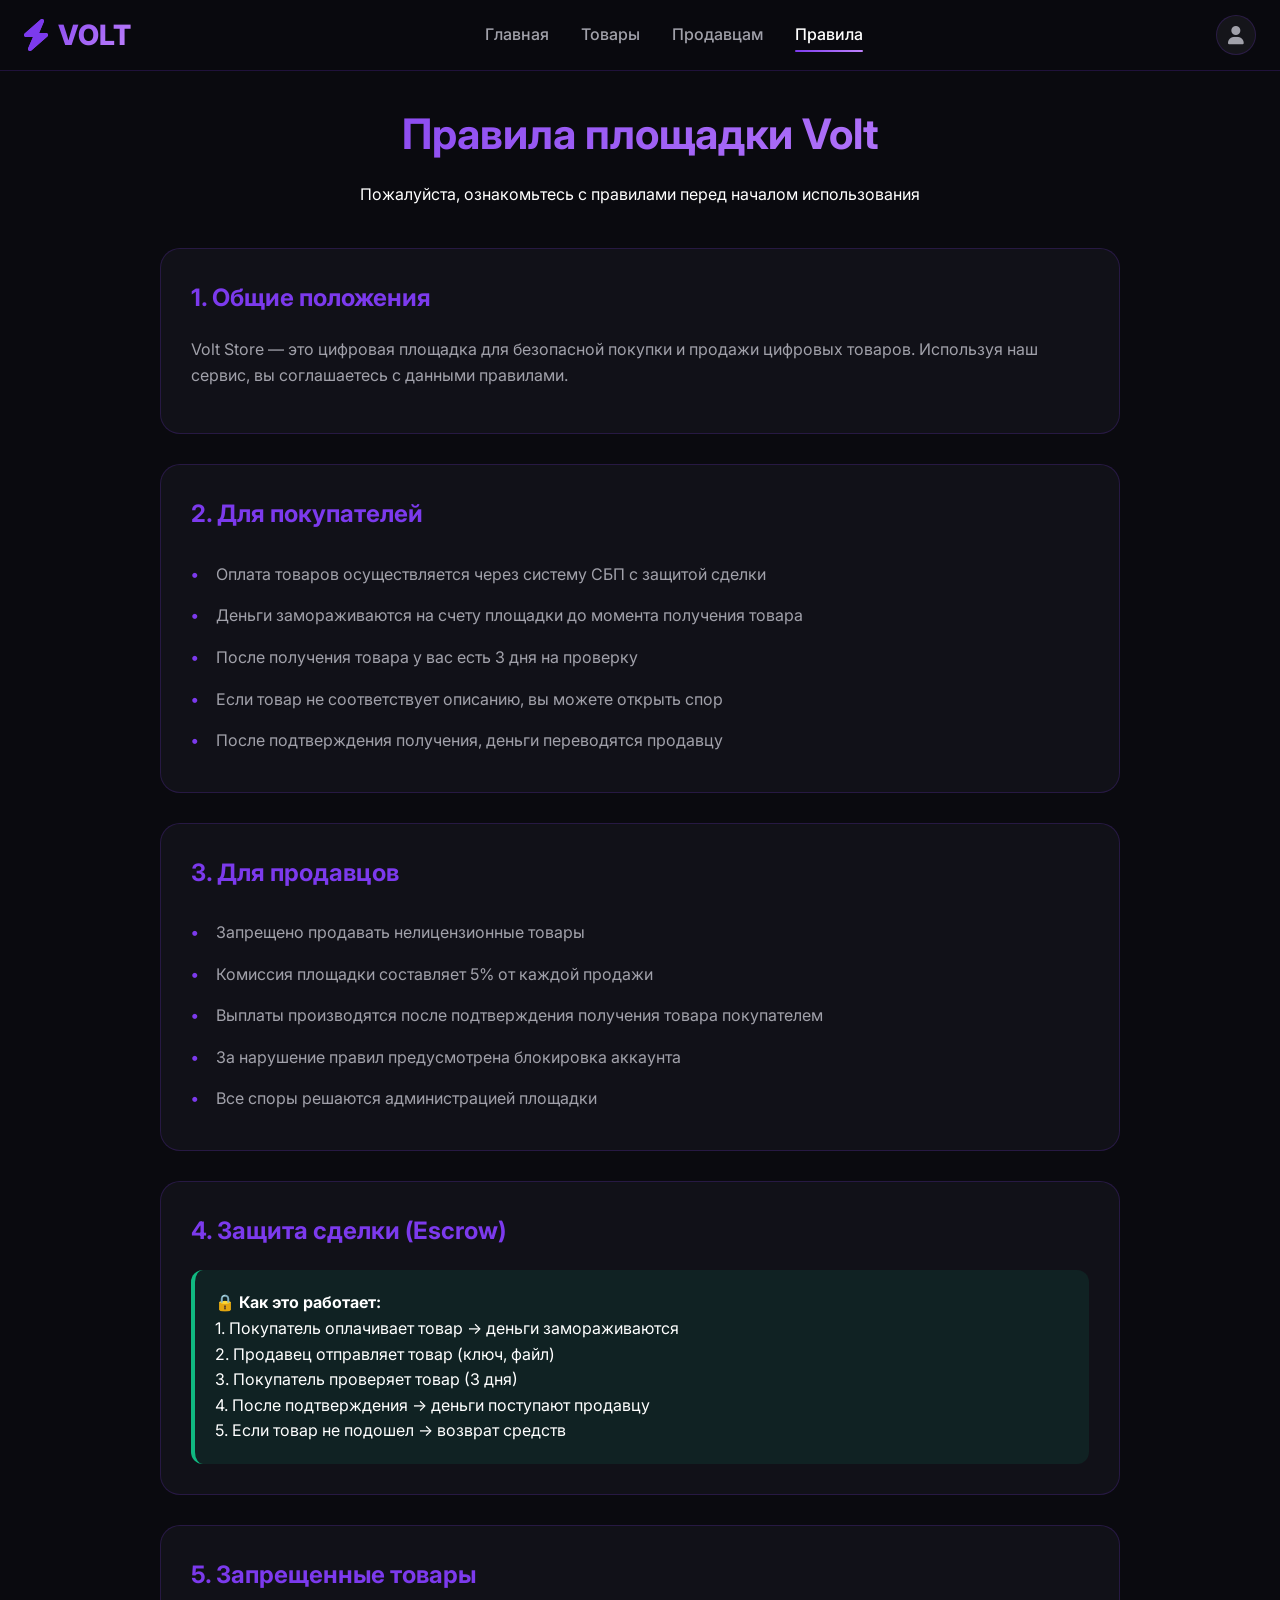
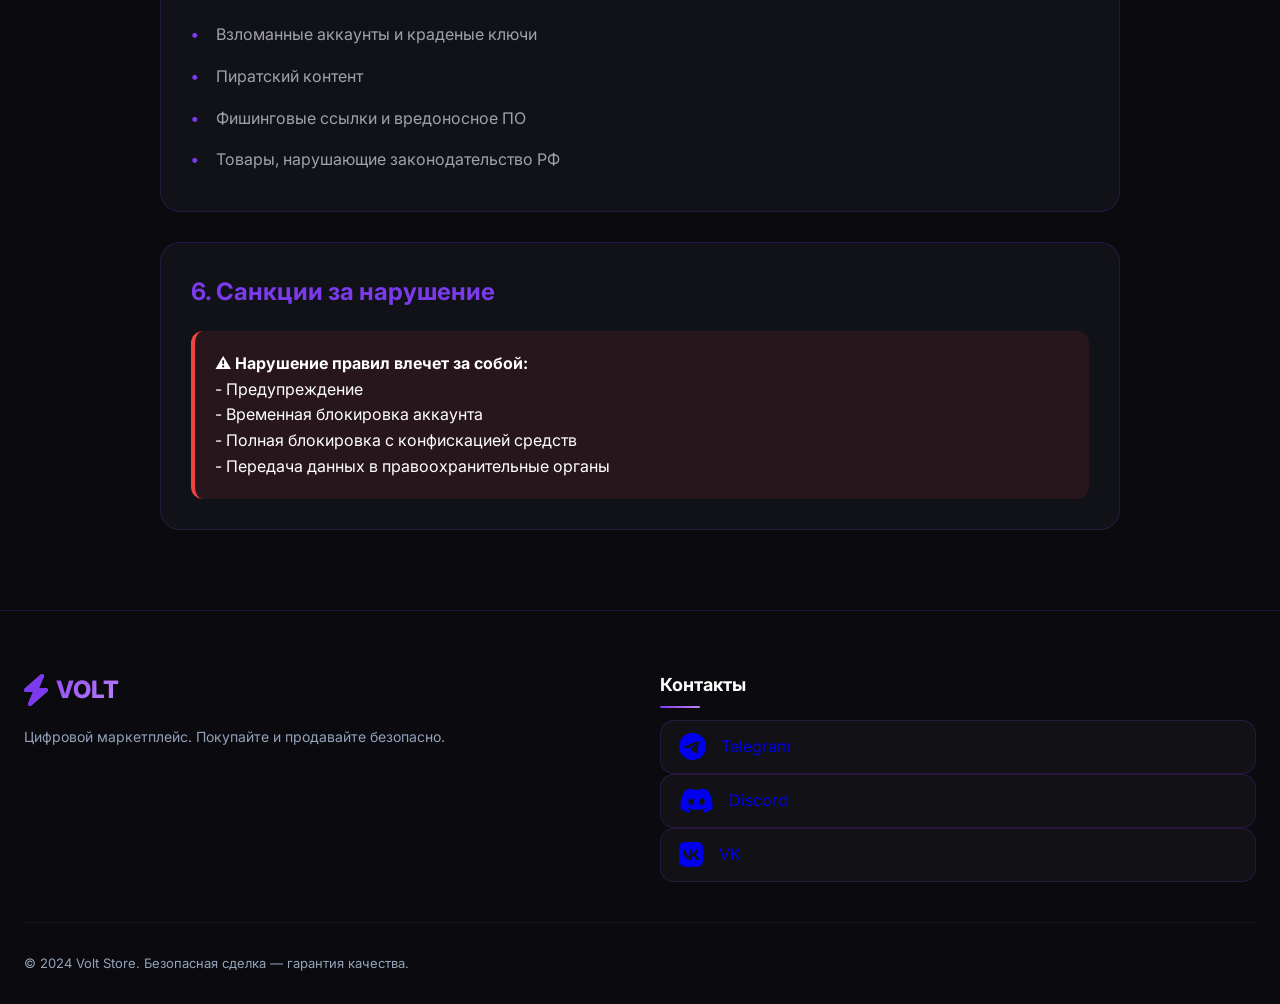
<file: rules.html>
<!DOCTYPE html>
<html lang="ru">
<head>
    <meta charset="UTF-8">
    <meta name="viewport" content="width=device-width, initial-scale=1.0">
    <title>Правила площадки - Volt Store</title>
    <link rel="stylesheet" href="style.css">
    <link href="https://fonts.googleapis.com/css2?family=Inter:wght@300;400;500;600;700;800&display=swap" rel="stylesheet">
    <link rel="stylesheet" href="https://cdnjs.cloudflare.com/ajax/libs/font-awesome/6.0.0/css/all.min.css">
    <style>
        .rules-container { max-width: 1000px; margin: 100px auto 60px; padding: 0 20px; }
        .rules-header { text-align: center; margin-bottom: 40px; }
        .rules-header h1 { font-size: 42px; background: linear-gradient(135deg, #7c3aed 0%, #c084fc 100%); -webkit-background-clip: text; -webkit-text-fill-color: transparent; margin-bottom: 15px; }
        .rules-section { background: #111118; border: 1px solid rgba(124,58,237,0.2); border-radius: 20px; padding: 30px; margin-bottom: 30px; }
        .rules-section h2 { color: #7c3aed; margin-bottom: 20px; font-size: 24px; }
        .rules-section p { color: #a1a1aa; line-height: 1.6; margin-bottom: 15px; }
        .rules-section ul { list-style: none; padding-left: 0; }
        .rules-section li { color: #a1a1aa; padding: 8px 0; padding-left: 25px; position: relative; }
        .rules-section li:before { content: "•"; color: #7c3aed; position: absolute; left: 0; font-weight: bold; }
        .warning-box { background: rgba(239,68,68,0.1); border-left: 4px solid #ef4444; padding: 20px; border-radius: 12px; margin-top: 20px; }
        .success-box { background: rgba(16,185,129,0.1); border-left: 4px solid #10b981; padding: 20px; border-radius: 12px; margin-top: 20px; }
    </style>
</head>
<body>
    <nav class="navbar"><div class="container"><div class="nav-content"><div class="logo"><i class="fas fa-bolt"></i> VOLT</div><ul class="nav-menu"><li><a href="index.html">Главная</a></li><li><a href="index.html#products">Товары</a></li><li><a href="seller-info.html">Продавцам</a></li><li><a href="rules.html" class="active">Правила</a></li></ul><div class="nav-actions"><div class="user-menu"><button class="user-btn" onclick="window.location.href='login.html'"><i class="fas fa-user"></i></button></div></div></div></div></nav>

    <div class="rules-container">
        <div class="rules-header"><h1>Правила площадки Volt</h1><p>Пожалуйста, ознакомьтесь с правилами перед началом использования</p></div>
        <div class="rules-section"><h2>1. Общие положения</h2><p>Volt Store — это цифровая площадка для безопасной покупки и продажи цифровых товаров. Используя наш сервис, вы соглашаетесь с данными правилами.</p></div>
        <div class="rules-section"><h2>2. Для покупателей</h2><ul><li>Оплата товаров осуществляется через систему СБП с защитой сделки</li><li>Деньги замораживаются на счету площадки до момента получения товара</li><li>После получения товара у вас есть 3 дня на проверку</li><li>Если товар не соответствует описанию, вы можете открыть спор</li><li>После подтверждения получения, деньги переводятся продавцу</li></ul></div>
        <div class="rules-section"><h2>3. Для продавцов</h2><ul><li>Запрещено продавать нелицензионные товары</li><li>Комиссия площадки составляет 5% от каждой продажи</li><li>Выплаты производятся после подтверждения получения товара покупателем</li><li>За нарушение правил предусмотрена блокировка аккаунта</li><li>Все споры решаются администрацией площадки</li></ul></div>
        <div class="rules-section"><h2>4. Защита сделки (Escrow)</h2><div class="success-box"><strong>🔒 Как это работает:</strong><br>1. Покупатель оплачивает товар → деньги замораживаются<br>2. Продавец отправляет товар (ключ, файл)<br>3. Покупатель проверяет товар (3 дня)<br>4. После подтверждения → деньги поступают продавцу<br>5. Если товар не подошел → возврат средств</div></div>
        <div class="rules-section"><h2>5. Запрещенные товары</h2><ul><li>Взломанные аккаунты и краденые ключи</li><li>Пиратский контент</li><li>Фишинговые ссылки и вредоносное ПО</li><li>Товары, нарушающие законодательство РФ</li></ul></div>
        <div class="rules-section"><h2>6. Санкции за нарушение</h2><div class="warning-box"><strong>⚠️ Нарушение правил влечет за собой:</strong><br>- Предупреждение<br>- Временная блокировка аккаунта<br>- Полная блокировка с конфискацией средств<br>- Передача данных в правоохранительные органы</div></div>
    </div>

    <footer class="footer"><div class="container"><div class="footer-content"><div class="footer-section"><div class="logo"><i class="fas fa-bolt"></i> VOLT</div><p>Цифровой маркетплейс. Покупайте и продавайте безопасно.</p></div><div class="footer-section"><h4>Контакты</h4><a href="https://t.me/plslovekittens" target="_blank" class="contact-btn"><i class="fab fa-telegram"></i> Telegram</a><a href="https://discord.gg/willka" target="_blank" class="contact-btn"><i class="fab fa-discord"></i> Discord</a><a href="https://vk.com/ssaattaaann" target="_blank" class="contact-btn"><i class="fab fa-vk"></i> VK</a></div></div><div class="footer-bottom"><p>&copy; 2024 Volt Store. Безопасная сделка — гарантия качества.</p></div></div></footer>
</body>
</html>
</file>
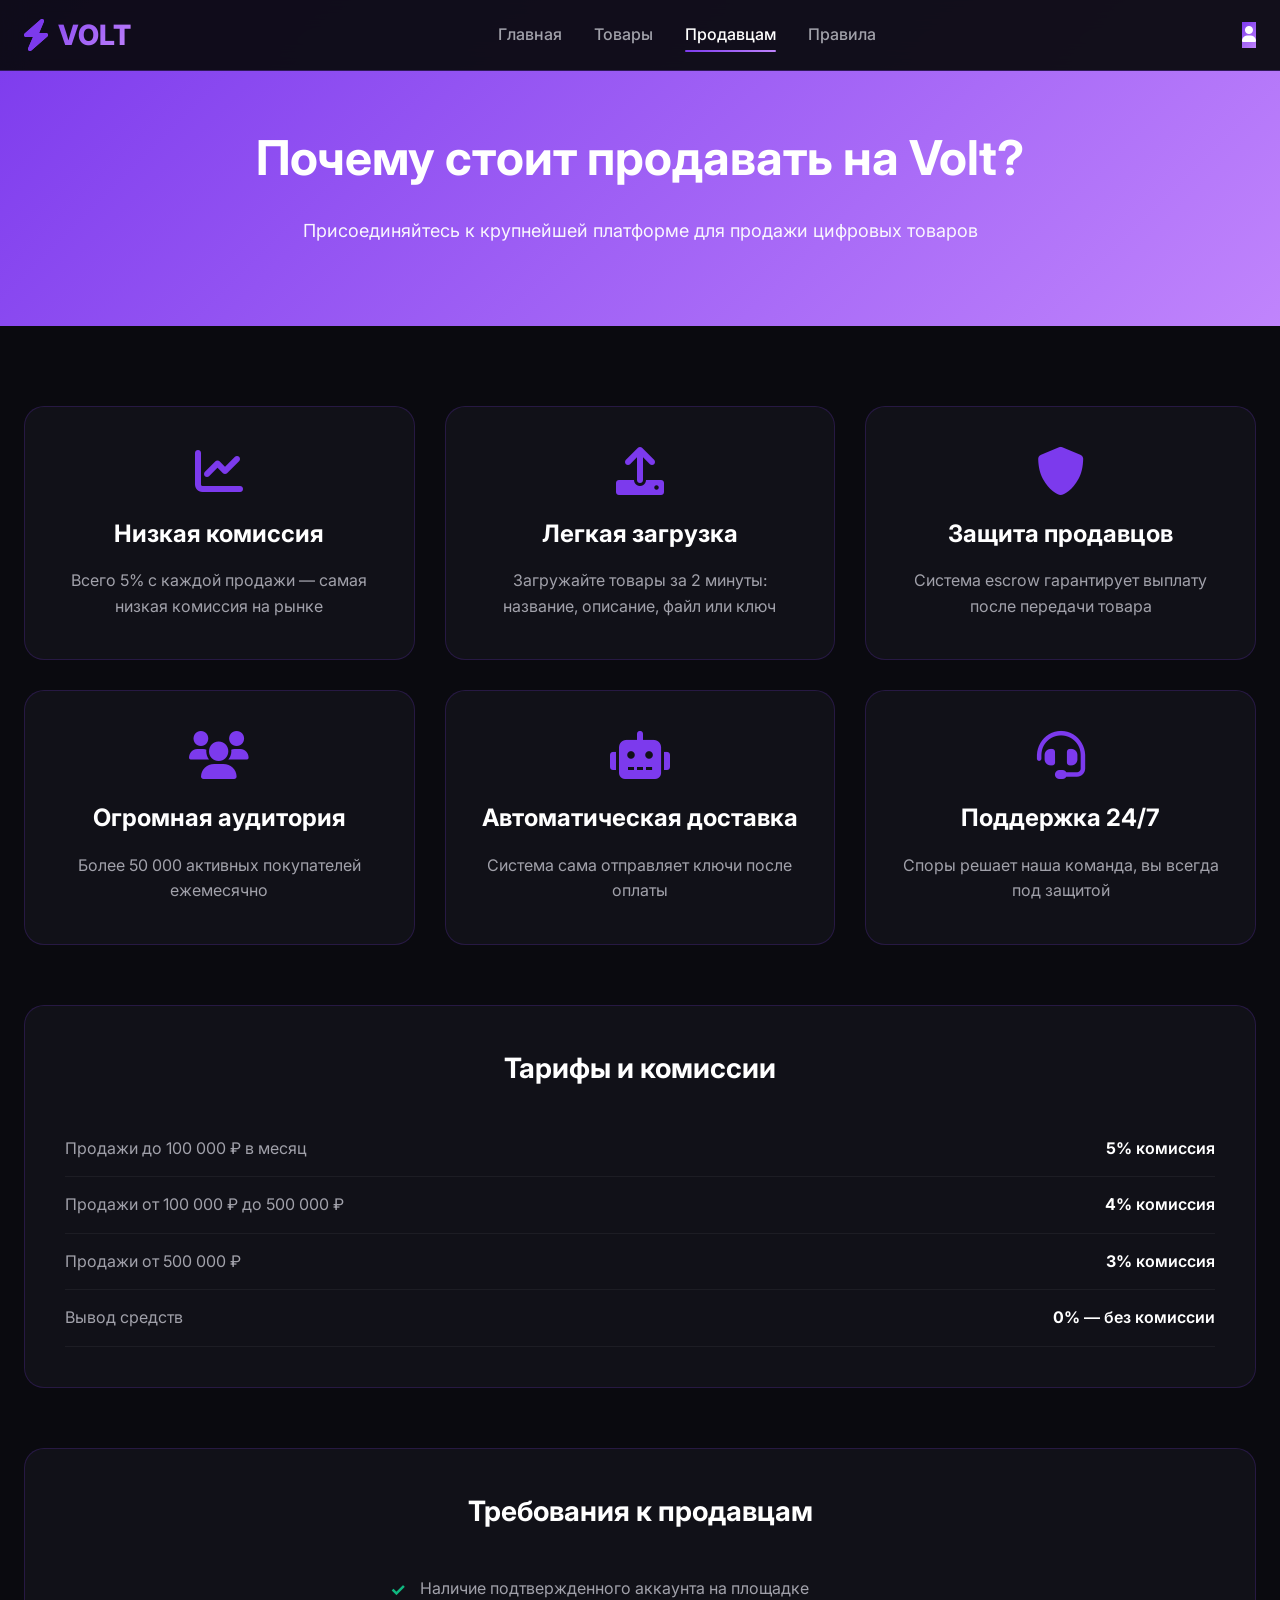
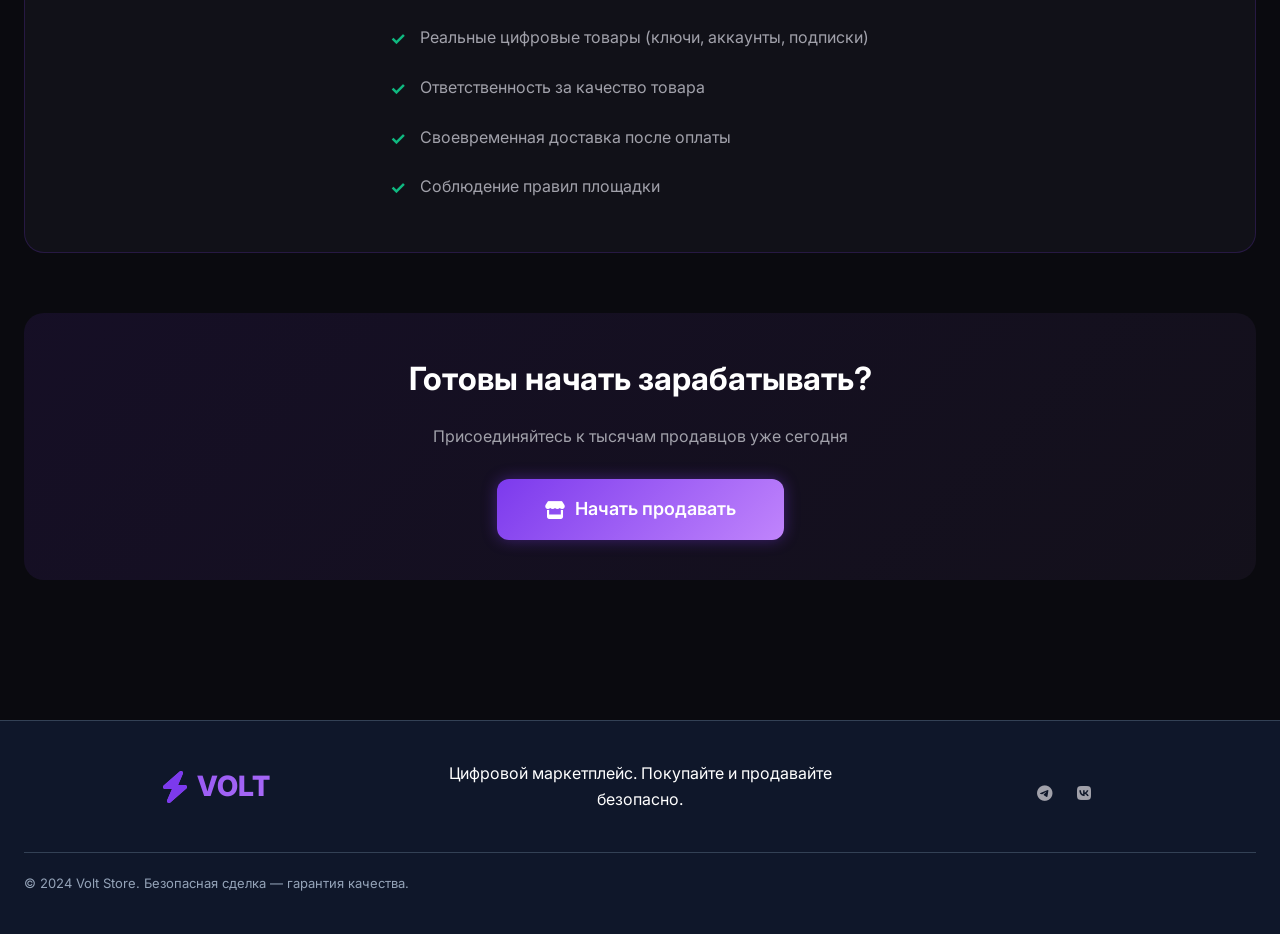
<file: seller-info.html>
<!DOCTYPE html>
<html lang="ru">
<head>
    <meta charset="UTF-8">
    <meta name="viewport" content="width=device-width, initial-scale=1.0">
    <title>Продавайте на Volt - Volt Store</title>
    <link rel="stylesheet" href="style.css">
    <link href="https://fonts.googleapis.com/css2?family=Inter:wght@300;400;500;600;700;800&display=swap" rel="stylesheet">
    <link rel="stylesheet" href="https://cdnjs.cloudflare.com/ajax/libs/font-awesome/6.0.0/css/all.min.css">
    <style>
        .seller-hero {
            background: linear-gradient(135deg, #7c3aed 0%, #c084fc 100%);
            padding: 120px 0 80px;
            text-align: center;
            color: white;
        }
        .seller-hero h1 { font-size: 48px; margin-bottom: 20px; }
        .seller-hero p { font-size: 18px; opacity: 0.95; }
        .benefits-section { padding: 80px 0; }
        .benefits-grid {
            display: grid;
            grid-template-columns: repeat(auto-fit, minmax(320px, 1fr));
            gap: 30px;
            margin-bottom: 60px;
        }
        .benefit-card {
            background: #111118;
            border: 1px solid rgba(124,58,237,0.2);
            border-radius: 20px;
            padding: 40px 30px;
            text-align: center;
            transition: 0.3s;
        }
        .benefit-card:hover { transform: translateY(-5px); border-color: #7c3aed; }
        .benefit-card i { font-size: 48px; color: #7c3aed; margin-bottom: 20px; }
        .benefit-card h3 { font-size: 24px; margin-bottom: 15px; color: white; }
        .benefit-card p { color: #a1a1aa; }
        .commission-table, .requirements {
            background: #111118;
            border: 1px solid rgba(124,58,237,0.2);
            border-radius: 20px;
            padding: 40px;
            margin-bottom: 60px;
        }
        .commission-table h3, .requirements h3 {
            text-align: center;
            font-size: 28px;
            margin-bottom: 30px;
            color: white;
        }
        .commission-row {
            display: flex;
            justify-content: space-between;
            padding: 15px 0;
            border-bottom: 1px solid rgba(255,255,255,0.05);
        }
        .commission-row span:first-child { color: #a1a1aa; }
        .commission-row span:last-child { color: white; font-weight: 600; }
        .requirements ul { list-style: none; max-width: 500px; margin: 0 auto; }
        .requirements li {
            padding: 12px 0;
            padding-left: 30px;
            position: relative;
            color: #a1a1aa;
        }
        .requirements li:before {
            content: "✓";
            position: absolute;
            left: 0;
            color: #10b981;
            font-weight: bold;
            font-size: 18px;
        }
        .start-selling {
            text-align: center;
            padding: 40px;
            background: linear-gradient(135deg, rgba(124,58,237,0.1) 0%, rgba(192,132,252,0.05) 100%);
            border-radius: 20px;
        }
        .start-selling h2 { font-size: 32px; margin-bottom: 20px; color: white; }
        .start-selling p { color: #a1a1aa; margin-bottom: 30px; }
        .btn-large { padding: 16px 48px; font-size: 18px; }
        .navbar {
            background: rgba(10,10,15,0.95);
            backdrop-filter: blur(12px);
            position: fixed;
            top: 0;
            left: 0;
            right: 0;
            z-index: 1000;
            border-bottom: 1px solid rgba(124,58,237,0.3);
        }
        .container { max-width: 1280px; margin: 0 auto; padding: 0 24px; }
        .nav-content { display: flex; align-items: center; justify-content: space-between; height: 70px; }
        .logo { display: flex; align-items: center; gap: 10px; font-size: 28px; font-weight: 800; background: linear-gradient(135deg, #7c3aed 0%, #c084fc 100%); -webkit-background-clip: text; -webkit-text-fill-color: transparent; }
        .nav-menu { display: flex; gap: 32px; list-style: none; }
        .nav-menu a { color: #a1a1aa; text-decoration: none; }
        .footer { background: #0f172a; padding: 40px 0; text-align: center; border-top: 1px solid #334155; margin-top: 60px; }
        .footer .logo { justify-content: center; }
    </style>
</head>
<body>
    <nav class="navbar">
        <div class="container">
            <div class="nav-content">
                <div class="logo"><i class="fas fa-bolt"></i> VOLT</div>
                <ul class="nav-menu">
                    <li><a href="index.html">Главная</a></li>
                    <li><a href="index.html#products">Товары</a></li>
                    <li><a href="seller-info.html" class="active">Продавцам</a></li>
                    <li><a href="rules.html">Правила</a></li>
                </ul>
                <div class="nav-actions">
                    <a href="login.html" class="user-btn" style="color: white; text-decoration: none;"><i class="fas fa-user"></i></a>
                </div>
            </div>
        </div>
    </nav>

    <section class="seller-hero">
        <div class="container">
            <h1>Почему стоит продавать на Volt?</h1>
            <p>Присоединяйтесь к крупнейшей платформе для продажи цифровых товаров</p>
        </div>
    </section>

    <section class="benefits-section">
        <div class="container">
            <div class="benefits-grid">
                <div class="benefit-card"><i class="fas fa-chart-line"></i><h3>Низкая комиссия</h3><p>Всего 5% с каждой продажи — самая низкая комиссия на рынке</p></div>
                <div class="benefit-card"><i class="fas fa-upload"></i><h3>Легкая загрузка</h3><p>Загружайте товары за 2 минуты: название, описание, файл или ключ</p></div>
                <div class="benefit-card"><i class="fas fa-shield-alt"></i><h3>Защита продавцов</h3><p>Система escrow гарантирует выплату после передачи товара</p></div>
                <div class="benefit-card"><i class="fas fa-users"></i><h3>Огромная аудитория</h3><p>Более 50 000 активных покупателей ежемесячно</p></div>
                <div class="benefit-card"><i class="fas fa-robot"></i><h3>Автоматическая доставка</h3><p>Система сама отправляет ключи после оплаты</p></div>
                <div class="benefit-card"><i class="fas fa-headset"></i><h3>Поддержка 24/7</h3><p>Споры решает наша команда, вы всегда под защитой</p></div>
            </div>

            <div class="commission-table">
                <h3>Тарифы и комиссии</h3>
                <div class="commission-row"><span>Продажи до 100 000 ₽ в месяц</span><span><strong>5%</strong> комиссия</span></div>
                <div class="commission-row"><span>Продажи от 100 000 ₽ до 500 000 ₽</span><span><strong>4%</strong> комиссия</span></div>
                <div class="commission-row"><span>Продажи от 500 000 ₽</span><span><strong>3%</strong> комиссия</span></div>
                <div class="commission-row"><span>Вывод средств</span><span><strong>0%</strong> — без комиссии</span></div>
            </div>

            <div class="requirements">
                <h3>Требования к продавцам</h3>
                <ul>
                    <li>Наличие подтвержденного аккаунта на площадке</li>
                    <li>Реальные цифровые товары (ключи, аккаунты, подписки)</li>
                    <li>Ответственность за качество товара</li>
                    <li>Своевременная доставка после оплаты</li>
                    <li>Соблюдение правил площадки</li>
                </ul>
            </div>

            <div class="start-selling">
                <h2>Готовы начать зарабатывать?</h2>
                <p>Присоединяйтесь к тысячам продавцов уже сегодня</p>
                <a href="register.html?role=seller" class="btn btn-primary btn-large"><i class="fas fa-store"></i> Начать продавать</a>
            </div>
        </div>
    </section>

    <footer class="footer">
        <div class="container">
            <div class="footer-content">
                <div class="logo"><i class="fas fa-bolt"></i> VOLT</div>
                <p>Цифровой маркетплейс. Покупайте и продавайте безопасно.</p>
                <div class="social-links" style="margin-top: 20px;">
                    <a href="https://t.me/plslovekittens" target="_blank" style="color: #a1a1aa; margin: 0 10px;"><i class="fab fa-telegram"></i></a>
                    <a href="https://vk.com/ssaattaaann" target="_blank" style="color: #a1a1aa; margin: 0 10px;"><i class="fab fa-vk"></i></a>
                </div>
            </div>
            <div class="footer-bottom" style="margin-top: 30px; padding-top: 20px; border-top: 1px solid #334155;">
                <p>&copy; 2024 Volt Store. Безопасная сделка — гарантия качества.</p>
            </div>
        </div>
    </footer>

    <script src="database.js"></script>
    <script src="auth.js"></script>
</body>
</html>
</file>
<file: style.css>
/* ==================== ROOT ПЕРЕМЕННЫЕ ==================== */
:root {
    --primary: #7c3aed;
    --primary-dark: #6d28d9;
    --primary-light: #a78bfa;
    --primary-glow: rgba(124, 58, 237, 0.4);
    --bg-dark: #0a0a0f;
    --bg-card: #111118;
    --bg-card-hover: #1a1a24;
    --bg-elevated: #1e1e2a;
    --text-white: #ffffff;
    --text-gray: #a1a1aa;
    --text-gray-light: #d4d4d8;
    --success: #10b981;
    --danger: #ef4444;
    --warning: #f59e0b;
    --info: #3b82f6;
    --gradient-primary: linear-gradient(135deg, #7c3aed 0%, #c084fc 100%);
    --gradient-dark: linear-gradient(135deg, #1a1a2e 0%, #16213e 100%);
    --gradient-glow: radial-gradient(circle at 50% 50%, rgba(124, 58, 237, 0.15) 0%, transparent 100%);
    --shadow-sm: 0 4px 6px -1px rgba(0, 0, 0, 0.3);
    --shadow-md: 0 10px 15px -3px rgba(0, 0, 0, 0.4);
    --shadow-lg: 0 25px 50px -12px rgba(0, 0, 0, 0.5);
    --shadow-glow: 0 0 20px rgba(124, 58, 237, 0.3);
    --transition-fast: 0.2s ease;
    --transition-normal: 0.3s ease;
    --transition-slow: 0.5s ease;
    --telegram: #0088cc;
    --discord: #5865f2;
    --vk: #4a76a8;
}

* {
    margin: 0;
    padding: 0;
    box-sizing: border-box;
}

html {
    scroll-behavior: smooth;
}

body {
    font-family: 'Inter', sans-serif;
    background: var(--bg-dark);
    color: var(--text-white);
    line-height: 1.6;
    overflow-x: hidden;
}

.container {
    max-width: 1280px;
    margin: 0 auto;
    padding: 0 24px;
}

/* ==================== НАВИГАЦИЯ ==================== */
.navbar {
    background: rgba(10, 10, 15, 0.95);
    backdrop-filter: blur(12px);
    position: fixed;
    top: 0;
    left: 0;
    right: 0;
    z-index: 1000;
    border-bottom: 1px solid rgba(124, 58, 237, 0.2);
    transition: var(--transition-normal);
}

.navbar:hover {
    border-bottom-color: rgba(124, 58, 237, 0.5);
}

.nav-content {
    display: flex;
    align-items: center;
    justify-content: space-between;
    height: 70px;
}

.logo {
    display: flex;
    align-items: center;
    gap: 10px;
    font-size: 28px;
    font-weight: 800;
    background: var(--gradient-primary);
    -webkit-background-clip: text;
    -webkit-text-fill-color: transparent;
    background-clip: text;
}

.logo i {
    background: none;
    -webkit-text-fill-color: var(--primary);
    font-size: 32px;
    animation: pulse 2s infinite;
}

@keyframes pulse {
    0%, 100% { 
        transform: scale(1);
        filter: drop-shadow(0 0 0px rgba(124, 58, 237, 0));
    }
    50% { 
        transform: scale(1.05);
        filter: drop-shadow(0 0 10px rgba(124, 58, 237, 0.5));
    }
}

.nav-menu {
    display: flex;
    gap: 32px;
    list-style: none;
}

.nav-menu a {
    color: var(--text-gray);
    text-decoration: none;
    font-weight: 500;
    transition: var(--transition-fast);
    position: relative;
}

.nav-menu a:hover,
.nav-menu a.active {
    color: var(--text-white);
}

.nav-menu a.active::after {
    content: '';
    position: absolute;
    bottom: -8px;
    left: 0;
    width: 100%;
    height: 2px;
    background: var(--gradient-primary);
    border-radius: 2px;
    animation: slideIn 0.3s ease;
}

@keyframes slideIn {
    from { width: 0; opacity: 0; }
    to { width: 100%; opacity: 1; }
}

.nav-actions {
    display: flex;
    gap: 16px;
    align-items: center;
}

.nav-actions button {
    background: rgba(255, 255, 255, 0.05);
    border: 1px solid rgba(124, 58, 237, 0.2);
    color: var(--text-gray);
    font-size: 18px;
    cursor: pointer;
    transition: var(--transition-fast);
    width: 40px;
    height: 40px;
    border-radius: 50%;
    display: flex;
    align-items: center;
    justify-content: center;
}

.nav-actions button:hover {
    background: var(--primary);
    border-color: var(--primary);
    color: white;
    transform: translateY(-2px);
}

.cart-btn {
    position: relative;
}

.cart-count {
    position: absolute;
    top: -5px;
    right: -5px;
    background: var(--danger);
    color: white;
    font-size: 10px;
    font-weight: 600;
    width: 18px;
    height: 18px;
    border-radius: 50%;
    display: flex;
    align-items: center;
    justify-content: center;
}

/* ==================== USER MENU (ВАЖНО ДЛЯ АВТОРИЗАЦИИ) ==================== */
.user-menu {
    position: relative;
}

.user-btn {
    background: var(--gradient-primary);
    border: none;
    cursor: pointer;
}

.user-dropdown {
    position: absolute;
    top: 50px;
    right: 0;
    width: 220px;
    background: var(--bg-card);
    border: 1px solid rgba(124, 58, 237, 0.2);
    border-radius: 12px;
    padding: 8px;
    opacity: 0;
    visibility: hidden;
    transform: translateY(-10px);
    transition: var(--transition-normal);
    z-index: 1000;
}

.user-dropdown.show {
    opacity: 1;
    visibility: visible;
    transform: translateY(0);
}

.dropdown-item {
    display: block;
    padding: 10px 15px;
    color: var(--text-gray);
    text-decoration: none;
    border-radius: 8px;
    transition: var(--transition-fast);
}

.dropdown-item:hover {
    background: rgba(124, 58, 237, 0.1);
    color: var(--primary);
}

/* ==================== ГЕРОЙ СЕКЦИЯ ==================== */
.hero {
    min-height: 100vh;
    display: flex;
    align-items: center;
    padding: 120px 0 80px;
    position: relative;
    overflow: hidden;
}

.hero::before {
    content: '';
    position: absolute;
    top: 0;
    left: 0;
    right: 0;
    bottom: 0;
    background: var(--gradient-glow);
    pointer-events: none;
}

.hero-content {
    max-width: 800px;
    margin: 0 auto;
    text-align: center;
    position: relative;
    z-index: 1;
}

.hero-title {
    font-size: 48px;
    font-weight: 800;
    line-height: 1.2;
    margin-bottom: 24px;
}

@media (min-width: 768px) {
    .hero-title {
        font-size: 64px;
    }
}

.gradient-text {
    background: var(--gradient-primary);
    -webkit-background-clip: text;
    -webkit-text-fill-color: transparent;
    background-clip: text;
}

.hero-subtitle {
    font-size: 18px;
    color: var(--text-gray);
    margin-bottom: 40px;
}

.hero-buttons {
    display: flex;
    gap: 16px;
    justify-content: center;
    margin-bottom: 60px;
    flex-wrap: wrap;
}

/* ==================== КНОПКИ ==================== */
.btn {
    display: inline-flex;
    align-items: center;
    gap: 10px;
    padding: 14px 32px;
    border-radius: 12px;
    font-weight: 600;
    text-decoration: none;
    transition: var(--transition-normal);
    border: none;
    cursor: pointer;
    font-size: 16px;
    position: relative;
    overflow: hidden;
}

.btn-primary {
    background: var(--gradient-primary);
    color: white;
    box-shadow: 0 0 15px rgba(124, 58, 237, 0.4);
}

.btn-primary:hover {
    transform: translateY(-3px);
    box-shadow: 0 10px 30px rgba(124, 58, 237, 0.5);
}

.btn-secondary {
    background: rgba(255, 255, 255, 0.05);
    color: var(--text-white);
    border: 1px solid rgba(124, 58, 237, 0.3);
}

.btn-secondary:hover {
    background: rgba(124, 58, 237, 0.1);
    border-color: var(--primary);
    transform: translateY(-3px);
}

.btn-full {
    width: 100%;
    justify-content: center;
}

.btn-large {
    padding: 16px 48px;
    font-size: 18px;
}

/* ==================== СТАТИСТИКА ==================== */
.hero-stats {
    display: flex;
    gap: 48px;
    justify-content: center;
    flex-wrap: wrap;
}

.stat-item {
    display: flex;
    flex-direction: column;
    text-align: center;
}

.stat-number {
    font-size: 32px;
    font-weight: 800;
    background: var(--gradient-primary);
    -webkit-background-clip: text;
    -webkit-text-fill-color: transparent;
    background-clip: text;
}

.stat-label {
    color: var(--text-gray);
    font-size: 14px;
}

/* ==================== СЕКЦИИ ==================== */
.categories,
.products,
.features {
    padding: 80px 0;
}

.section-header {
    text-align: center;
    margin-bottom: 48px;
}

.section-header h2 {
    font-size: 36px;
    font-weight: 700;
    margin-bottom: 16px;
    background: var(--gradient-primary);
    -webkit-background-clip: text;
    -webkit-text-fill-color: transparent;
    background-clip: text;
}

.section-header p {
    color: var(--text-gray);
    font-size: 18px;
}

/* ==================== КАТЕГОРИИ ==================== */
.category-grid {
    display: grid;
    grid-template-columns: repeat(auto-fit, minmax(160px, 1fr));
    gap: 24px;
}

.category-card {
    background: var(--bg-card);
    border: 1px solid rgba(124, 58, 237, 0.2);
    border-radius: 20px;
    padding: 32px 20px;
    text-align: center;
    cursor: pointer;
    transition: var(--transition-normal);
    position: relative;
    overflow: hidden;
}

.category-card::before {
    content: '';
    position: absolute;
    top: 0;
    left: 0;
    right: 0;
    height: 3px;
    background: var(--gradient-primary);
    transform: scaleX(0);
    transition: var(--transition-normal);
}

.category-card:hover {
    transform: translateY(-8px);
    border-color: var(--primary);
    box-shadow: var(--shadow-glow);
}

.category-card:hover::before {
    transform: scaleX(1);
}

.category-card i {
    font-size: 48px;
    background: var(--gradient-primary);
    -webkit-background-clip: text;
    -webkit-text-fill-color: transparent;
    background-clip: text;
    margin-bottom: 16px;
}

.category-card h3 {
    font-size: 18px;
    margin-bottom: 8px;
}

.category-card span {
    color: var(--text-gray);
    font-size: 13px;
}

/* ==================== ФИЛЬТРЫ ==================== */
.filter-tabs {
    display: flex;
    gap: 12px;
    justify-content: center;
    margin-top: 24px;
    flex-wrap: wrap;
}

.filter-btn {
    padding: 8px 20px;
    background: rgba(255, 255, 255, 0.03);
    border: 1px solid rgba(124, 58, 237, 0.2);
    border-radius: 30px;
    color: var(--text-gray);
    cursor: pointer;
    transition: var(--transition-fast);
    font-size: 14px;
}

.filter-btn:hover,
.filter-btn.active {
    background: var(--gradient-primary);
    border-color: transparent;
    color: white;
    box-shadow: var(--shadow-glow);
}

/* ==================== ТОВАРЫ ==================== */
.products-grid {
    display: grid;
    grid-template-columns: repeat(auto-fill, minmax(280px, 1fr));
    gap: 24px;
}

.product-card {
    background: var(--bg-card);
    border: 1px solid rgba(124, 58, 237, 0.15);
    border-radius: 20px;
    overflow: hidden;
    transition: var(--transition-normal);
    position: relative;
}

.product-card:hover {
    transform: translateY(-8px);
    border-color: var(--primary);
    box-shadow: var(--shadow-glow);
}

.product-image {
    height: 180px;
    background: linear-gradient(135deg, rgba(124, 58, 237, 0.2) 0%, rgba(192, 132, 252, 0.1) 100%);
    display: flex;
    align-items: center;
    justify-content: center;
    font-size: 64px;
    color: var(--primary);
    position: relative;
    overflow: hidden;
}

.product-badge {
    position: absolute;
    top: 12px;
    right: 12px;
    padding: 5px 12px;
    border-radius: 20px;
    font-size: 11px;
    font-weight: 600;
    z-index: 1;
}

.product-badge.popular {
    background: linear-gradient(135deg, #10b981, #059669);
    color: white;
}

.product-badge.new {
    background: linear-gradient(135deg, #f59e0b, #d97706);
    color: white;
}

.product-badge.sale {
    background: linear-gradient(135deg, #ef4444, #dc2626);
    color: white;
}

.product-content {
    padding: 20px;
}

.product-title {
    font-size: 18px;
    font-weight: 600;
    margin-bottom: 8px;
    white-space: nowrap;
    overflow: hidden;
    text-overflow: ellipsis;
}

.product-category {
    color: var(--primary-light);
    font-size: 12px;
    margin-bottom: 12px;
    display: flex;
    align-items: center;
    gap: 6px;
}

.product-price {
    display: flex;
    align-items: center;
    gap: 12px;
    margin-bottom: 16px;
    flex-wrap: wrap;
}

.current-price {
    font-size: 22px;
    font-weight: 700;
    color: var(--text-white);
}

.old-price {
    color: var(--text-gray);
    text-decoration: line-through;
    font-size: 14px;
}

.discount-badge {
    background: linear-gradient(135deg, #ef4444, #dc2626);
    color: white;
    padding: 4px 8px;
    border-radius: 20px;
    font-size: 11px;
    font-weight: 600;
}

.product-actions {
    display: grid;
    grid-template-columns: 1fr auto;
    gap: 12px;
}

.add-to-cart {
    background: var(--gradient-primary);
    color: white;
    border: none;
    padding: 12px;
    border-radius: 12px;
    font-weight: 600;
    cursor: pointer;
    transition: var(--transition-fast);
    display: flex;
    align-items: center;
    justify-content: center;
    gap: 8px;
}

.add-to-cart:hover {
    transform: scale(1.02);
    box-shadow: var(--shadow-glow);
}

.wishlist-btn {
    width: 44px;
    background: rgba(255, 255, 255, 0.05);
    border: 1px solid rgba(124, 58, 237, 0.2);
    border-radius: 12px;
    color: var(--text-gray);
    cursor: pointer;
    transition: var(--transition-fast);
}

.wishlist-btn:hover {
    color: var(--danger);
    border-color: var(--danger);
}

.seller-info {
    font-size: 11px;
    color: var(--text-gray);
    margin-top: 12px;
    padding-top: 12px;
    border-top: 1px solid rgba(255, 255, 255, 0.05);
    display: flex;
    align-items: center;
    gap: 6px;
}

/* ==================== ПРЕИМУЩЕСТВА ==================== */
.features-grid {
    display: grid;
    grid-template-columns: repeat(auto-fit, minmax(250px, 1fr));
    gap: 30px;
}

.feature-card {
    background: var(--bg-card);
    border: 1px solid rgba(124, 58, 237, 0.15);
    border-radius: 20px;
    padding: 32px 24px;
    text-align: center;
    transition: var(--transition-normal);
}

.feature-card:hover {
    transform: translateY(-5px);
    border-color: var(--primary);
    box-shadow: var(--shadow-glow);
}

.feature-icon {
    width: 70px;
    height: 70px;
    background: rgba(124, 58, 237, 0.1);
    border-radius: 50%;
    display: flex;
    align-items: center;
    justify-content: center;
    margin: 0 auto 20px;
    font-size: 32px;
    color: var(--primary);
    transition: var(--transition-normal);
}

.feature-card:hover .feature-icon {
    background: var(--primary);
    color: white;
    transform: scale(1.1);
}

.feature-card h3 {
    font-size: 20px;
    margin-bottom: 12px;
}

.feature-card p {
    color: var(--text-gray);
    font-size: 14px;
}

/* ==================== КОРЗИНА ==================== */
.cart-sidebar {
    position: fixed;
    top: 0;
    right: -420px;
    width: 400px;
    height: 100vh;
    background: var(--bg-card);
    border-left: 1px solid rgba(124, 58, 237, 0.2);
    z-index: 2000;
    transition: right 0.3s ease;
    display: flex;
    flex-direction: column;
}

.cart-sidebar.active {
    right: 0;
}

.cart-header {
    padding: 20px;
    border-bottom: 1px solid rgba(124, 58, 237, 0.2);
    display: flex;
    align-items: center;
    justify-content: space-between;
}

.cart-header h3 {
    font-size: 20px;
}

.cart-header button {
    background: none;
    border: none;
    color: var(--text-gray);
    font-size: 20px;
    cursor: pointer;
    transition: var(--transition-fast);
}

.cart-header button:hover {
    color: var(--danger);
}

.cart-items {
    flex: 1;
    overflow-y: auto;
    padding: 20px;
}

.cart-empty {
    text-align: center;
    padding: 60px 20px;
    color: var(--text-gray);
}

.cart-empty i {
    font-size: 64px;
    margin-bottom: 16px;
    opacity: 0.5;
}

.cart-item {
    display: flex;
    gap: 15px;
    margin-bottom: 20px;
    padding-bottom: 20px;
    border-bottom: 1px solid rgba(255, 255, 255, 0.05);
}

.cart-item-image {
    width: 60px;
    height: 60px;
    background: linear-gradient(135deg, rgba(124, 58, 237, 0.2) 0%, rgba(192, 132, 252, 0.1) 100%);
    border-radius: 12px;
    display: flex;
    align-items: center;
    justify-content: center;
    font-size: 28px;
    color: var(--primary);
}

.cart-item-info {
    flex: 1;
}

.cart-item-title {
    font-size: 14px;
    font-weight: 600;
    margin-bottom: 4px;
}

.cart-item-price {
    color: var(--primary);
    font-weight: 600;
    font-size: 14px;
}

.cart-item-quantity {
    display: flex;
    align-items: center;
    gap: 10px;
    margin-top: 8px;
}

.cart-item-quantity button {
    width: 26px;
    height: 26px;
    background: rgba(255, 255, 255, 0.05);
    border: 1px solid rgba(124, 58, 237, 0.2);
    border-radius: 6px;
    color: var(--text-white);
    cursor: pointer;
    transition: var(--transition-fast);
}

.cart-item-quantity button:hover {
    background: var(--primary);
}

.cart-item-remove {
    color: var(--danger);
    cursor: pointer;
    opacity: 0.6;
    transition: var(--transition-fast);
}

.cart-item-remove:hover {
    opacity: 1;
}

.cart-footer {
    padding: 20px;
    border-top: 1px solid rgba(124, 58, 237, 0.2);
}

.cart-total {
    display: flex;
    align-items: center;
    justify-content: space-between;
    font-size: 18px;
    font-weight: 600;
    margin-bottom: 20px;
}

/* ==================== ЧАТ ПОДДЕРЖКИ ==================== */
.chat-widget {
    position: fixed;
    bottom: 30px;
    right: 30px;
    z-index: 1500;
}

.chat-toggle {
    width: 60px;
    height: 60px;
    background: var(--gradient-primary);
    border: none;
    border-radius: 50%;
    color: white;
    font-size: 28px;
    cursor: pointer;
    box-shadow: var(--shadow-glow);
    transition: var(--transition-normal);
}

.chat-toggle:hover {
    transform: scale(1.1);
}

.chat-window {
    position: absolute;
    bottom: 80px;
    right: 0;
    width: 350px;
    background: var(--bg-card);
    border: 1px solid rgba(124, 58, 237, 0.2);
    border-radius: 20px;
    overflow: hidden;
    opacity: 0;
    visibility: hidden;
    transform: translateY(20px);
    transition: var(--transition-normal);
}

.chat-window.active {
    opacity: 1;
    visibility: visible;
    transform: translateY(0);
}

.chat-header {
    padding: 15px 20px;
    background: linear-gradient(135deg, rgba(124, 58, 237, 0.2), transparent);
    border-bottom: 1px solid rgba(124, 58, 237, 0.2);
    display: flex;
    align-items: center;
    justify-content: space-between;
}

.chat-header button {
    background: none;
    border: none;
    color: var(--text-gray);
    cursor: pointer;
}

.chat-messages {
    height: 300px;
    overflow-y: auto;
    padding: 15px;
}

.chat-message {
    margin-bottom: 15px;
    display: flex;
    flex-direction: column;
}

.chat-message.support {
    align-items: flex-start;
}

.chat-message.user {
    align-items: flex-end;
}

.chat-message span {
    font-size: 11px;
    color: var(--text-gray);
    margin-bottom: 4px;
}

.chat-message.support .message-text {
    background: rgba(124, 58, 237, 0.2);
    padding: 10px 15px;
    border-radius: 18px;
    border-bottom-left-radius: 4px;
    max-width: 85%;
}

.chat-message.user .message-text {
    background: var(--gradient-primary);
    padding: 10px 15px;
    border-radius: 18px;
    border-bottom-right-radius: 4px;
    max-width: 85%;
}

.chat-input {
    padding: 15px;
    border-top: 1px solid rgba(124, 58, 237, 0.2);
    display: flex;
    gap: 10px;
}

.chat-input input {
    flex: 1;
    padding: 10px 15px;
    background: rgba(255, 255, 255, 0.05);
    border: 1px solid rgba(124, 58, 237, 0.2);
    border-radius: 25px;
    color: var(--text-white);
}

.chat-input button {
    width: 40px;
    height: 40px;
    background: var(--gradient-primary);
    border: none;
    border-radius: 50%;
    color: white;
    cursor: pointer;
}

/* ==================== ПОДВАЛ ==================== */

.footer {
    background: #0a0a0f;
    padding: 60px 0 30px;
    border-top: 1px solid rgba(124, 58, 237, 0.2);
    margin-top: 80px;
}

.footer-content {
    display: grid;
    grid-template-columns: repeat(auto-fit, minmax(250px, 1fr));
    gap: 40px;
    margin-bottom: 40px;
}

.footer-section .logo {
    font-size: 24px;
    margin-bottom: 16px;
    display: inline-flex;
    align-items: center;
    gap: 8px;
}

.footer-section p {
    color: #94a3b8;
    font-size: 14px;
    line-height: 1.6;
    margin-bottom: 20px;
}

.footer-section h4 {
    color: white;
    font-size: 18px;
    margin-bottom: 20px;
    position: relative;
    display: inline-block;
}

.footer-section h4::after {
    content: '';
    position: absolute;
    bottom: -8px;
    left: 0;
    width: 40px;
    height: 2px;
    background: linear-gradient(135deg, #7c3aed, #c084fc);
    border-radius: 2px;
}

.footer-section ul {
    list-style: none;
}

.footer-section ul li {
    margin-bottom: 12px;
}

.footer-section ul a {
    color: #94a3b8;
    text-decoration: none;
    transition: all 0.3s;
    font-size: 14px;
    display: inline-flex;
    align-items: center;
    gap: 6px;
}

.footer-section ul a:hover {
    color: #7c3aed;
    transform: translateX(5px);
}

/* Платежные методы */
.payment-methods {
    display: flex;
    gap: 15px;
    flex-wrap: wrap;
    margin-top: 20px;
}

.payment-methods i {
    font-size: 32px;
    color: #94a3b8;
    transition: all 0.3s;
    cursor: pointer;
}

.payment-methods i:hover {
    color: #7c3aed;
    transform: translateY(-3px);
}

/* Контактные кнопки */
.contact-buttons {
    display: flex;
    flex-direction: column;
    gap: 12px;
}

.contact-btn {
    display: flex;
    align-items: center;
    gap: 15px;
    padding: 12px 18px;
    background: rgba(255, 255, 255, 0.03);
    border: 1px solid rgba(124, 58, 237, 0.2);
    border-radius: 14px;
    text-decoration: none;
    transition: all 0.3s ease;
    position: relative;
    overflow: hidden;
}

.contact-btn::before {
    content: '';
    position: absolute;
    top: 0;
    left: -100%;
    width: 100%;
    height: 100%;
    background: linear-gradient(90deg, transparent, rgba(255, 255, 255, 0.08), transparent);
    transition: left 0.5s;
}

.contact-btn:hover::before {
    left: 100%;
}

.contact-btn:hover {
    transform: translateX(8px);
    border-color: currentColor;
}

.contact-btn i:first-child {
    font-size: 28px;
}

.contact-info {
    flex: 1;
    display: flex;
    flex-direction: column;
}

.contact-name {
    font-weight: 600;
    font-size: 15px;
    color: white;
}

.contact-username {
    font-size: 11px;
    opacity: 0.6;
    color: #94a3b8;
}

.arrow-icon {
    font-size: 14px;
    transition: transform 0.3s;
    color: #94a3b8;
}

.contact-btn:hover .arrow-icon {
    transform: translateX(5px);
    color: currentColor;
}

.contact-btn.telegram {
    color: #0088cc;
}
.contact-btn.telegram:hover {
    background: rgba(0, 136, 204, 0.08);
    border-color: #0088cc;
}
.contact-btn.telegram:hover .contact-name {
    color: #0088cc;
}

.contact-btn.vk {
    color: #4a76a8;
}
.contact-btn.vk:hover {
    background: rgba(74, 118, 168, 0.08);
    border-color: #4a76a8;
}
.contact-btn.vk:hover .contact-name {
    color: #4a76a8;
}

.contact-btn.discord {
    color: #5865f2;
}
.contact-btn.discord:hover {
    background: rgba(88, 101, 242, 0.08);
    border-color: #5865f2;
}
.contact-btn.discord:hover .contact-name {
    color: #5865f2;
}

/* Нижняя часть подвала */
.footer-bottom {
    padding-top: 30px;
    border-top: 1px solid rgba(255, 255, 255, 0.05);
    display: flex;
    justify-content: space-between;
    align-items: center;
    flex-wrap: wrap;
    gap: 20px;
}

.footer-bottom p {
    color: #94a3b8;
    font-size: 13px;
}

.footer-links {
    display: flex;
    gap: 20px;
    flex-wrap: wrap;
}

.footer-links a {
    color: #94a3b8;
    text-decoration: none;
    font-size: 13px;
    transition: color 0.3s;
}

.footer-links a:hover {
    color: #7c3aed;
}

/* Адаптивность подвала */
@media (max-width: 768px) {
    .footer-content {
        grid-template-columns: 1fr;
        text-align: center;
        gap: 30px;
    }
    
    .footer-section h4::after {
        left: 50%;
        transform: translateX(-50%);
    }
    
    .contact-btn {
        justify-content: center;
    }
    
    .footer-bottom {
        flex-direction: column;
        text-align: center;
    }
    
    .footer-links {
        justify-content: center;
    }
    
    .payment-methods {
        justify-content: center;
    }
}

/* ==================== МОДАЛЬНЫЕ ОКНА ==================== */
.modal {
    display: none;
    position: fixed;
    top: 0;
    left: 0;
    width: 100%;
    height: 100%;
    background: rgba(0, 0, 0, 0.8);
    backdrop-filter: blur(8px);
    z-index: 3000;
    align-items: center;
    justify-content: center;
}

.modal.active {
    display: flex;
}

.modal-content {
    background: var(--bg-card);
    border: 1px solid rgba(124, 58, 237, 0.2);
    border-radius: 24px;
    width: 90%;
    max-width: 450px;
    animation: modalSlide 0.3s ease;
}

@keyframes modalSlide {
    from { transform: translateY(-50px); opacity: 0; }
    to { transform: translateY(0); opacity: 1; }
}

.modal-header {
    padding: 20px;
    border-bottom: 1px solid rgba(124, 58, 237, 0.2);
    display: flex;
    align-items: center;
    justify-content: space-between;
}

.modal-header button {
    background: none;
    border: none;
    color: var(--text-gray);
    font-size: 20px;
    cursor: pointer;
}

.modal-body {
    padding: 20px;
}

/* ==================== УВЕДОМЛЕНИЯ ==================== */
.notification {
    position: fixed;
    bottom: 30px;
    left: 50%;
    transform: translateX(-50%) translateY(100px);
    background: var(--bg-card);
    border: 1px solid rgba(124, 58, 237, 0.3);
    border-radius: 12px;
    padding: 12px 24px;
    color: var(--text-white);
    z-index: 2500;
    transition: transform 0.3s ease;
    box-shadow: var(--shadow-glow);
}

.notification.show {
    transform: translateX(-50%) translateY(0);
}

.notification.success {
    border-color: var(--success);
}

.notification.error {
    border-color: var(--danger);
}

/* ==================== ПОИСК ==================== */
.search-overlay {
    position: fixed;
    top: 70px;
    left: 0;
    right: 0;
    background: var(--bg-card);
    padding: 20px;
    transform: translateY(-100%);
    transition: transform 0.3s;
    z-index: 999;
    border-bottom: 1px solid var(--border);
}

.search-overlay.active {
    transform: translateY(0);
}

.search-container {
    display: flex;
    gap: 10px;
    max-width: 600px;
    margin: 0 auto;
}

.search-container input {
    flex: 1;
    padding: 12px;
    background: var(--bg-dark);
    border: 1px solid rgba(124, 58, 237, 0.3);
    border-radius: 8px;
    color: var(--text-white);
    font-size: 16px;
}

.search-container button {
    width: 48px;
    background: var(--primary);
    border: none;
    border-radius: 8px;
    color: white;
    cursor: pointer;
}

.search-results {
    max-width: 600px;
    margin: 20px auto 0;
}

.search-result-item {
    display: flex;
    align-items: center;
    gap: 15px;
    padding: 12px;
    background: var(--bg-dark);
    border: 1px solid rgba(124, 58, 237, 0.2);
    border-radius: 8px;
    margin-bottom: 8px;
    cursor: pointer;
    transition: all 0.3s;
}

.search-result-item:hover {
    border-color: var(--primary);
    transform: translateX(5px);
}

.search-result-item i {
    width: 40px;
    height: 40px;
    background: var(--gradient-primary);
    border-radius: 8px;
    display: flex;
    align-items: center;
    justify-content: center;
    color: white;
    font-size: 20px;
}

.search-result-item div {
    flex: 1;
}

.search-result-item div div {
    font-weight: 600;
    margin-bottom: 4px;
}

.search-result-item small {
    color: var(--text-gray);
    font-size: 12px;
}

.no-results, .search-info {
    text-align: center;
    padding: 30px;
    color: var(--text-gray);
}

/* ==================== АДАПТИВНОСТЬ ==================== */
@media (max-width: 768px) {
    .nav-menu {
        display: none;
    }
    
    .cart-sidebar {
        width: 100%;
        right: -100%;
    }
    
    .hero-title {
        font-size: 36px;
    }
    
    .section-header h2 {
        font-size: 28px;
    }
    
    .products-grid {
        grid-template-columns: repeat(auto-fill, minmax(260px, 1fr));
    }
    
    .chat-window {
        width: 320px;
        right: -10px;
    }
    
    .footer-content {
        grid-template-columns: 1fr;
        text-align: center;
    }
    
    .contact-buttons {
        align-items: center;
    }
}

/* ==================== АНИМАЦИИ ==================== */
@keyframes fadeInUp {
    from {
        opacity: 0;
        transform: translateY(30px);
    }
    to {
        opacity: 1;
        transform: translateY(0);
    }
}

.product-card, .category-card, .feature-card {
    animation: fadeInUp 0.5s ease forwards;
}

.product-card:nth-child(1) { animation-delay: 0.1s; }
.product-card:nth-child(2) { animation-delay: 0.2s; }
.product-card:nth-child(3) { animation-delay: 0.3s; }
.product-card:nth-child(4) { animation-delay: 0.4s; }
</file>
